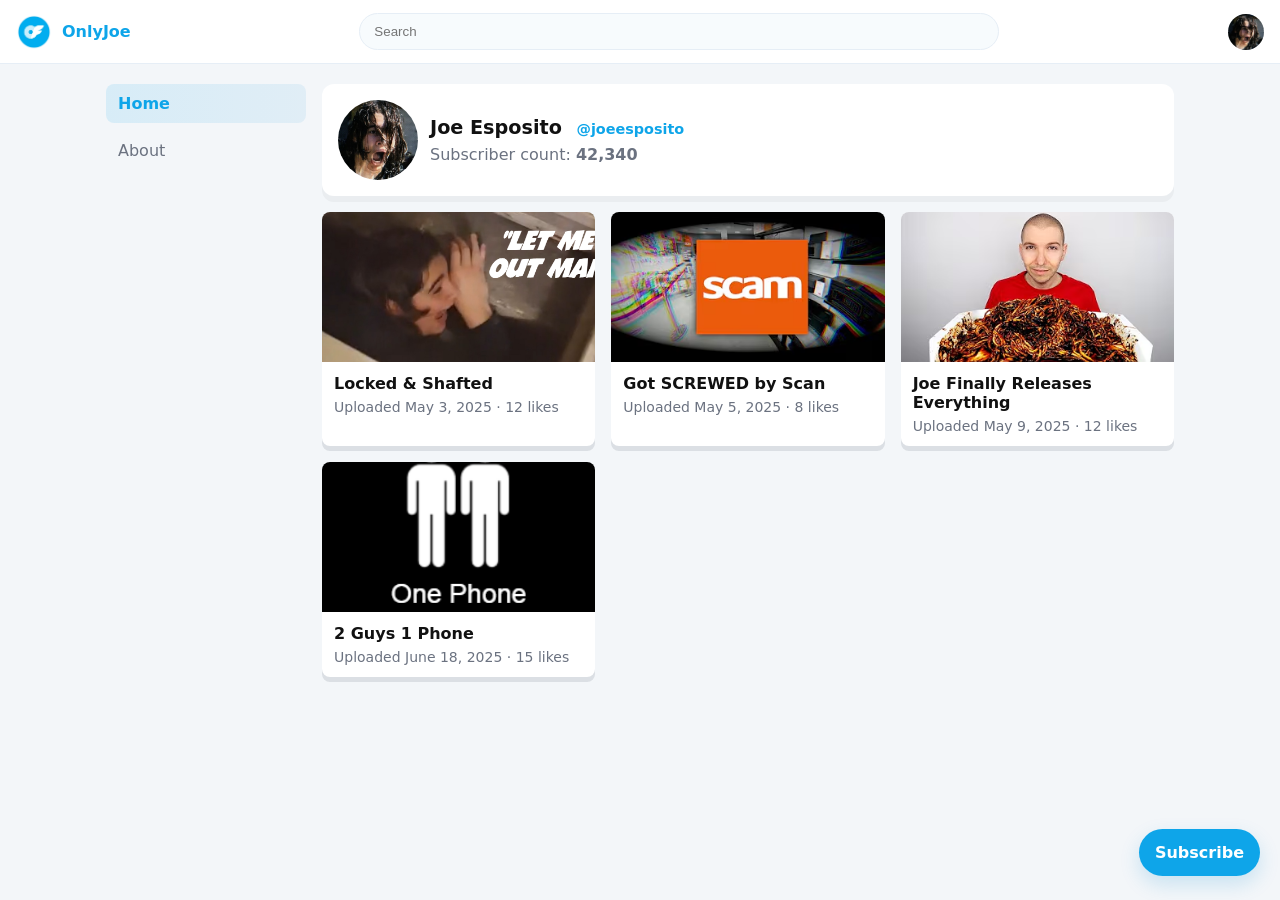
<file: index.html>
<!doctype html>
<html lang="en">
<head>
  <meta charset="utf-8" />
  <meta name="viewport" content="width=device-width,initial-scale=1" />
  <title>OnlyJoe</title>
  <link rel="icon" href="resources/fanslogo.png" type="image/png">
  <link rel="stylesheet" href="resources/style.css">
  <meta name="theme-color" content="#00aff0">
</head>
<body>
  <div id="app" class="app">
    <header class="topbar">
      <div class="logo">
        <img src="resources/fanslogo.png" alt="logo" />
        <span>OnlyJoe</span>
      </div>
      <div class="search">
        <input id="search" placeholder="Search" aria-label="Search videos" />
      </div>
      <div class="actions">
        <img src="resources/joepfp.png" alt="profile" class="avatar" />
      </div>
    </header>

    <main class="main">
      <nav class="sidebar">
        <a class="nav-item active" data-view="home">Home</a>
        <a class="nav-item" data-view="about">About</a>
      </nav>

      <section class="content" id="content" role="main">
        <!-- Views rendered here -->
      </section>
    </main>

    <template id="home-view">
      <div class="feed">
        <section class="profile-header">
          <div class="pfp">
            <img src="resources/joepfp.png" alt="Joe Profile Picture">
          </div>
          <div class="info">
            <h2>Joe Esposito <span class="handle">@joeesposito</span></h2>
            <div class="sub">Subscriber count: <strong>42,340</strong></div>
          </div>
        </section>
        <div class="grid" id="grid"></div>
      </div>
    </template>

    <template id="player-view">
      <div class="player">
        <button class="back">← Back</button>
        <div class="player-inner">
          <video id="player" controls preload="metadata" playsinline></video>
          <div class="meta">
            <h1 id="title"></h1>
            <p id="description"></p>
          </div>
        </div>
      </div>
    </template>

    <template id="about-view">
      <div class="about">
        <h2>About OnlyJoe</h2>
        <p>Get videos DIRECTLY from joe which are very spicy 🔥🔥🔥🌶️🌶️🍆💦</p>
      </div>
    </template>

  </div>
  <!-- Floating subscribe button (PayPal.me) -->
  <a class="fab" href="https://www.paypal.com/paypalme/keiramlt/4.99" target="_blank" rel="noopener noreferrer" aria-label="Subscribe for $4.99 via PayPal">Subscribe</a>
  <script src="resources/app.js" type="module"></script>
</body>
</html>
</file>
<file: resources/style.css>
/* OnlyJoe SPA styles — YouTube-like, blue theme */
:root {
    --blue: #0ea5e9;
    --blue-700: #0288d1;
    --bg: #f3f6f9;
    --surface: #fff;
    --muted: #6b7280;
    --radius: 10px;
    --max-width: 1100px;
}

* {
    box-sizing: border-box
}

body {
    font-family: Inter, system-ui, -apple-system, "Segoe UI", Roboto, "Helvetica Neue", Arial;
    background: var(--bg);
    color: #111;
    margin: 0
}

.app {
    min-height: 100vh;
    display: flex;
    flex-direction: column
}

.topbar {
    height: 64px;
    background: var(--surface);
    display: flex;
    align-items: center;
    justify-content: space-between;
    padding: 0 16px;
    border-bottom: 1px solid #e6eef6;
    position: sticky;
    top: 0;
    z-index: 80
}

.topbar .logo {
    display: flex;
    align-items: center;
    gap: 10px;
    font-weight: 700;
    color: var(--blue)
}

.topbar .logo img {
    height: 36px;
    width: 36px;
    border-radius: 6px
}

.topbar .search {
    flex: 1;
    max-width: 640px;
    margin: 0 20px
}

.topbar .search input {
    width: 100%;
    padding: 10px 14px;
    border-radius: 20px;
    border: 1px solid #e6eef6;
    background: #f7fbfd
}

.topbar .actions {
    display: flex;
    align-items: center;
    gap: 12px
}

.topbar .avatar {
    width: 36px;
    height: 36px;
    border-radius: 50%
}

.main {
    display: flex;
    gap: 16px;
    max-width: var(--max-width);
    margin: 20px auto;
    width: 100%;
    padding: 0 16px
}

.sidebar {
    width: 200px;
    display: flex;
    flex-direction: column;
    gap: 8px
}

.nav-item {
    padding: 10px 12px;
    border-radius: 8px;
    color: var(--muted);
    text-decoration: none;
    cursor: pointer;
}

.nav-item.active {
    background: linear-gradient(90deg, rgba(14, 165, 233, 0.12), rgba(2, 136, 209, 0.08));
    color: var(--blue);
    font-weight: 600
}

.content {
    flex: 1
}

.feed {
    display: block
}

.profile-header {
    max-width: var(--max-width);
    background: var(--surface);
    padding: 16px;
    border-radius: 12px;
    display: flex;
    gap: 12px;
    align-items: center;
    margin-bottom: 16px;
    box-shadow: 0 6px 0px rgba(16, 24, 40, 0.04)
}

.profile-header .pfp {
    width: 80px;
    height: 80px;
    border-radius: 50%;
    overflow: hidden
}

.profile-header .pfp img {
    width: 100%;
    height: 100%;
    object-fit: cover
}

.profile-header .info {
    flex: 1
}

.profile-header .info h2 {
    margin: 0;
    font-size: 1.2rem
}

.profile-header .info .handle {
    font-size: .9rem;
    color: var(--blue);
    margin-left: 8px
}

.profile-header .sub {
    color: var(--muted);
    margin-top: 6px
}

.grid {
    display: grid;
    grid-template-columns: repeat(auto-fill, minmax(260px, 1fr));
    gap: 16px
}

.card {
    background: var(--surface);
    border-radius: 8px;
    overflow: hidden;
    box-shadow: 0 5px 0px rgba(16, 24, 40, 0.1);
    text-decoration: none;
    color: inherit;
    transition: all 0.2s cubic-bezier(0.075, 0.82, 0.165, 1);
}
.card:hover {
    
    box-shadow: 0 8px 0px rgba(16, 24, 40, 0.3);
    transform: translateY(-4px);
}
.card:active {
    
    box-shadow: 0 0px 0px 5px rgba(16, 24, 40, 1);
    transform: translateY(0px);
}

.card .thumb {
    width: 100%;
    height: 150px;
    object-fit: cover;
    display: block
}

.card .info {
    padding: 12px
}

.card .title {
    font-weight: 600;
    margin-bottom: 6px
}

.card .meta {
    color: var(--muted);
    font-size: 14px
}

.player {
    max-width: 900px;
    margin: 0 auto
}

.player-inner {
    display: flex;
    gap: 16px;
    align-items: flex-start
}

.player video {
    width: 640px;
    height: 360px;
    background: #000;
    border-radius: 8px
}

.player .meta {
    flex: 1
}

.back {
    background: none;
    border: none;
    color: var(--muted);
    margin-bottom: 10px;
    cursor: pointer
}

.about {
    background: var(--surface);
    padding: 20px;
    border-radius: 12px
}

@media(max-width:900px) {
    .main {
        padding: 0 12px
    }

    .sidebar {
        display: none
    }

    .player video {
        width: 100%;
        height: auto
    }
}

/* small helpers */
.btn {
    padding: 8px 12px;
    border-radius: 8px;
    border: 0;
    background: var(--blue);
    color: #fff
}

.btn.ghost {
    background: transparent;
    border: 1px solid #d7eef9;
    color: var(--blue)
}

/* Ensure the shared-element snapshot used by the View Transitions API
   appears above other content during the transition. This prevents the
   zooming video/thumb from rendering behind other .card elements. */
@supports selector(::view-transition-image) {
    ::view-transition-image {
        position: fixed;
        inset: 0;
        z-index: 99999;
        transform-origin: center;
        will-change: transform, opacity;
    }
}

/* Floating action button (subscribe) */
.fab {
    position: fixed;
    right: 20px;
    bottom: 24px;
    background: var(--blue);
    color: #fff;
    padding: 14px 16px;
    border-radius: 999px;
    box-shadow: 0 8px 20px rgba(2,136,209,0.18);
    text-decoration: none;
    font-weight: 700;
    z-index: 100000; /* above view-transition snapshot */
    display: inline-flex;
    align-items: center;
    gap: 8px;
    transition: transform 120ms ease, box-shadow 120ms ease;
}
.fab:hover, .fab:focus {
    transform: translateY(-3px);
    box-shadow: 0 12px 30px rgba(2,136,209,0.22);
}
.fab:active {
    transform: translateY(0);
}

@media(max-width:600px){
    .fab { right: 12px; bottom: 16px; padding: 12px 14px }
}
</file>
